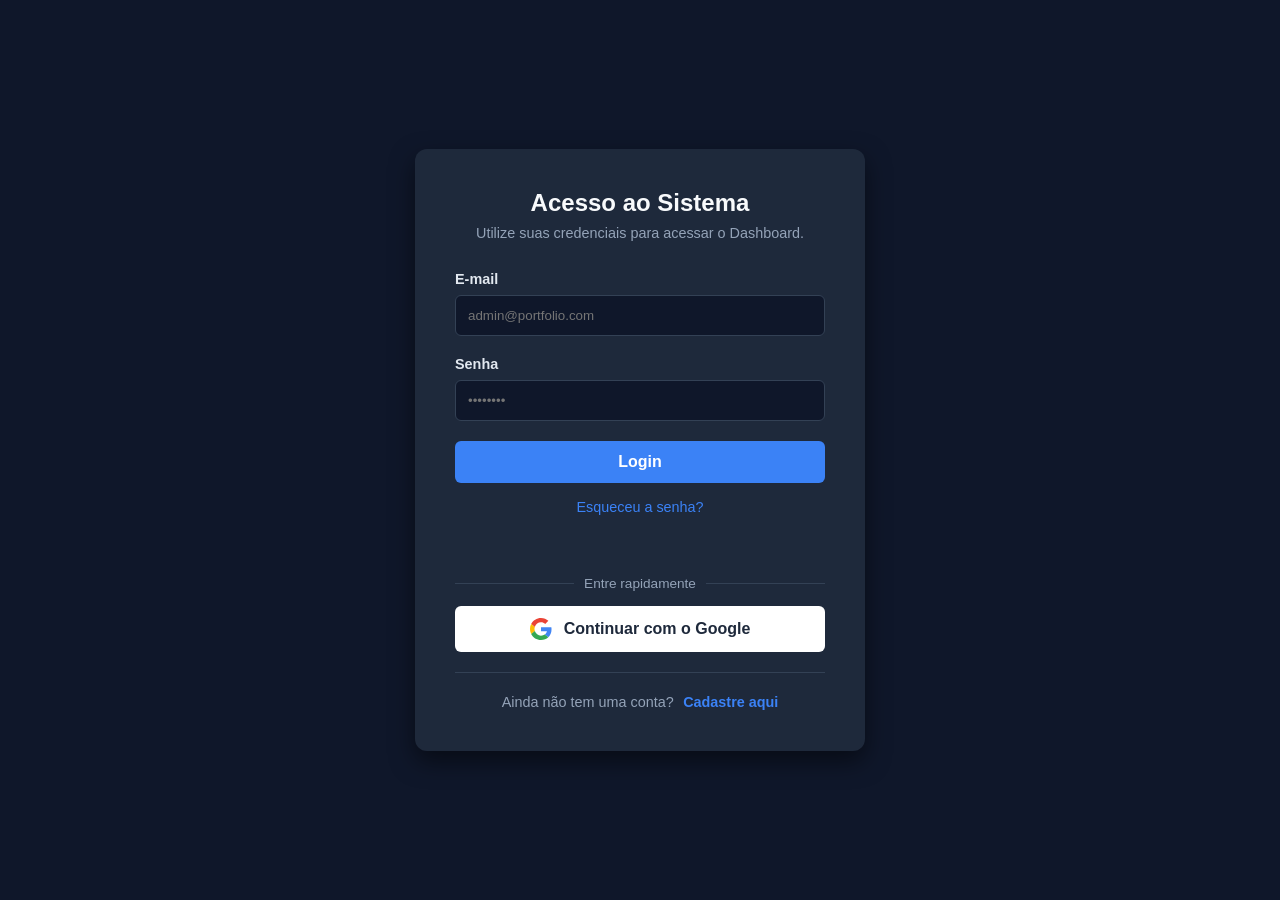
<file: src/main/resources/static/index.html>
<!DOCTYPE html>
<html lang="pt-BR">
<head>
    <meta charset="UTF-8">
    <meta name="viewport" content="width=device-width, initial-scale=1.0">
    <title>Login System</title>
    <link rel="icon" type="image/png" href="/favicon.png">
    <link rel="apple-touch-icon" href="/favicon.png">
    <link rel="stylesheet" href="style.css">
</head>
<body>
<div class="login-container">
    <div class="login-header">
        <h2>Acesso ao Sistema</h2>
        <p>Utilize suas credenciais para acessar o Dashboard.</p>
    </div>

    <form id="loginForm">
        <div class="input-group">
            <label for="email">E-mail</label>
            <input type="email" id="email" required placeholder="admin@portfolio.com">
        </div>

        <div class="input-group">
            <label for="password">Senha</label>
            <input type="password" id="password" required placeholder="••••••••">
        </div>

        <button type="submit" id="submitBtn">Login</button>

        <div style="text-align: center; margin-top: 15px;">
            <a href="forgot-password.html" style="color: #3b82f6; text-decoration: none; font-size: 0.9rem;">Esqueceu a senha?</a>
        </div>
    </form>

    <p id="message" class="message"></p>

    <div class="divider">
        <span>Entre rapidamente</span>
    </div>

    <a href="/oauth2/authorization/google" class="btn-google">
        <svg viewBox="0 0 48 48">
            <path fill="#EA4335" d="M24 9.5c3.54 0 6.71 1.22 9.21 3.6l6.85-6.85C35.9 2.38 30.47 0 24 0 14.62 0 6.51 5.38 2.56 13.22l7.98 6.19C12.43 13.72 17.74 9.5 24 9.5z"/>
            <path fill="#4285F4" d="M46.98 24.55c0-1.57-.15-3.09-.38-4.55H24v9.02h12.94c-.58 2.96-2.26 5.48-4.78 7.18l7.73 6c4.51-4.18 7.09-10.36 7.09-17.65z"/>
            <path fill="#FBBC05" d="M10.53 28.59c-.48-1.45-.76-2.99-.76-4.59s.27-3.14.76-4.59l-7.98-6.19C.92 16.46 0 20.12 0 24c0 3.88.92 7.54 2.56 10.78l7.97-6.19z"/>
            <path fill="#34A853" d="M24 48c6.48 0 11.93-2.13 15.89-5.81l-7.73-6c-2.15 1.45-4.92 2.3-8.16 2.3-6.26 0-11.57-4.22-13.47-9.91l-7.98 6.19C6.51 42.62 14.62 48 24 48z"/>
            <path fill="none" d="M0 0h48v48H0z"/>
        </svg>
        Continuar com o Google
    </a>

    <div style="text-align: center; margin-top: 20px; padding-top: 20px; border-top: 1px solid #334155;">
        <span style="color: #94a3b8; font-size: 0.9rem;">Ainda não tem uma conta?</span>
        <a href="register.html" style="color: #3b82f6; text-decoration: none; font-size: 0.9rem; font-weight: bold; margin-left: 5px;">Cadastre aqui</a>
    </div>
</div>

<script src="app.js"></script>
</body>
</html>
</file>
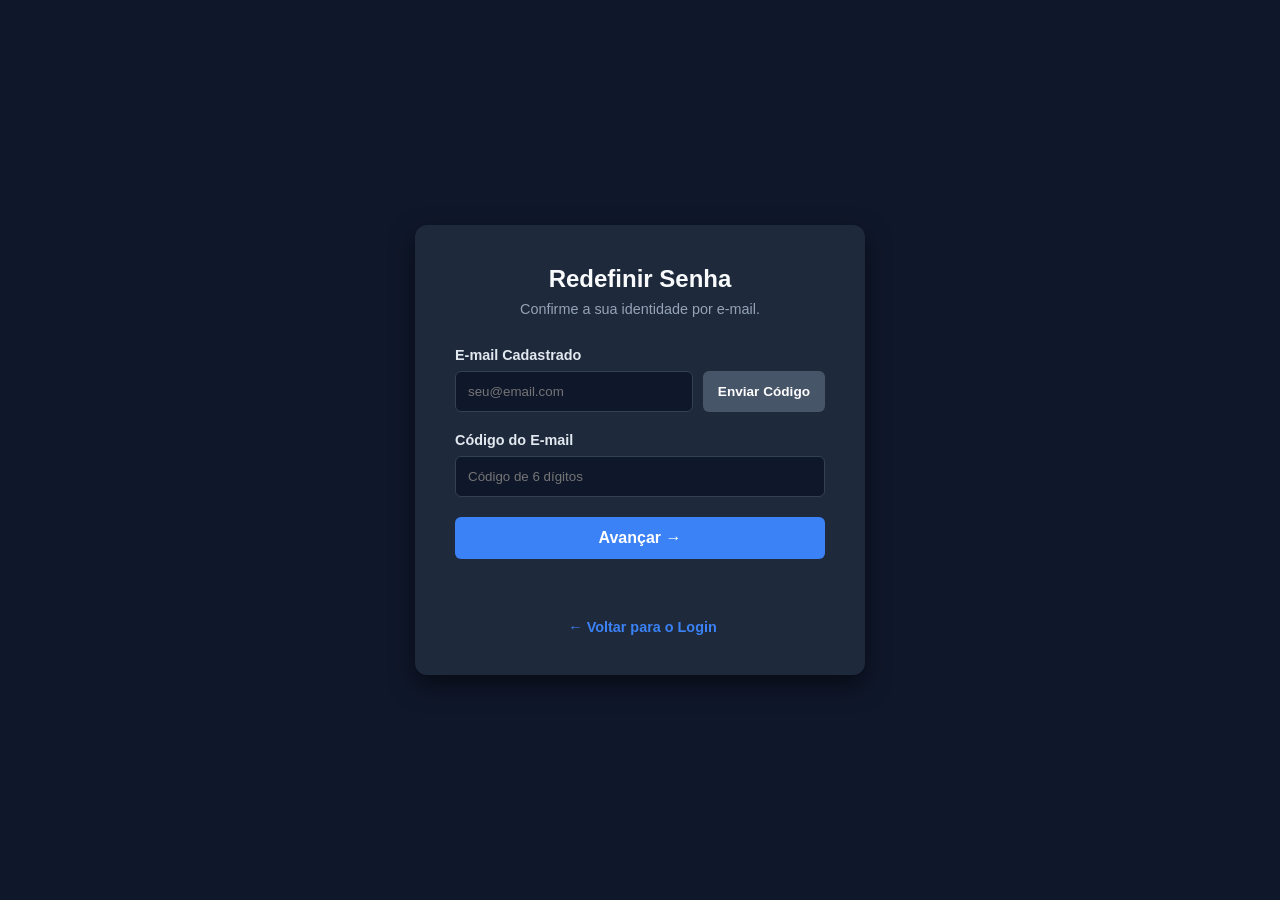
<file: src/main/resources/static/forgot-password.html>
<!DOCTYPE html>
<html lang="pt-BR">
<head>
  <meta charset="UTF-8">
  <meta name="viewport" content="width=device-width, initial-scale=1.0">
  <title>Redefinir Senha | Login System</title>
  <link rel="icon" type="image/png" href="/favicon.png">
  <link rel="apple-touch-icon" href="/favicon.png">
  <link rel="stylesheet" href="style.css">
  <style>
    .hidden { display: none !important; }
    .step-indicator { font-size: 0.8rem; color: #3b82f6; font-weight: bold; margin-bottom: 5px; text-transform: uppercase; letter-spacing: 1px;}
  </style>
</head>
<body>
<div class="login-container">

  <div id="step-1">
    <div class="login-header">
      <h2>Redefinir Senha</h2>
      <p>Confirme a sua identidade por e-mail.</p>
    </div>

    <form id="step1Form">
      <div class="input-group">
        <label for="email">E-mail Cadastrado</label>
        <div class="email-row">
          <input type="email" id="email" required placeholder="seu@email.com">
          <button type="button" id="sendCodeBtn" class="btn-secondary">Enviar Código</button>
        </div>
      </div>

      <div class="input-group">
        <label for="resetCode">Código do E-mail</label>
        <input type="text" id="resetCode" required placeholder="Código de 6 dígitos" maxlength="6">
      </div>

      <button type="submit" id="btnNextStep1">Avançar →</button>
    </form>

    <p id="msgStep1" class="message"></p>

    <div class="footer-link">
      <a href="index.html">← Voltar para o Login</a>
    </div>
  </div>

  <div id="step-2" class="hidden">
    <div class="login-header">
      <h2>Proteção 2FA Ativa</h2>
      <p>A sua conta tem uma camada extra de segurança.</p>
    </div>

    <form id="step2Form">
      <div class="input-group">
        <label for="totpCode">Código do Google Authenticator</label>
        <input type="text" id="totpCode" required placeholder="000 000" maxlength="6" style="text-align: center; font-size: 1.5rem; letter-spacing: 5px;">
      </div>

      <button type="submit" id="btnNextStep2">Verificar e Avançar →</button>
      <button type="button" id="btnBackTo1" class="btn-secondary" style="width: 100%; margin-top: 10px; background-color: transparent; border: 1px solid #334155;">← Voltar</button>
    </form>

    <p id="msgStep2" class="message"></p>
  </div>

  <div id="step-3" class="hidden">
    <div class="login-header">
      <h2>Criar Nova Senha</h2>
      <p>Defina uma nova senha segura para a sua conta.</p>
    </div>

    <form id="step3Form">
      <div class="input-group">
        <label for="newPassword">Nova Senha</label>
        <input type="password" id="newPassword" required placeholder="••••••••">
      </div>

      <div class="input-group">
        <label for="confirmPassword">Repetir Nova Senha</label>
        <input type="password" id="confirmPassword" required placeholder="••••••••">
      </div>

      <button type="submit" id="btnComplete">Concluir Alteração</button>
      <button type="button" id="btnBackToPrevious" class="btn-secondary" style="width: 100%; margin-top: 10px; background-color: transparent; border: 1px solid #334155;">← Voltar</button>
    </form>

    <p id="msgStep3" class="message"></p>
  </div>

</div>

<script src="forgot-password.js"></script>
</body>
</html>
</file>
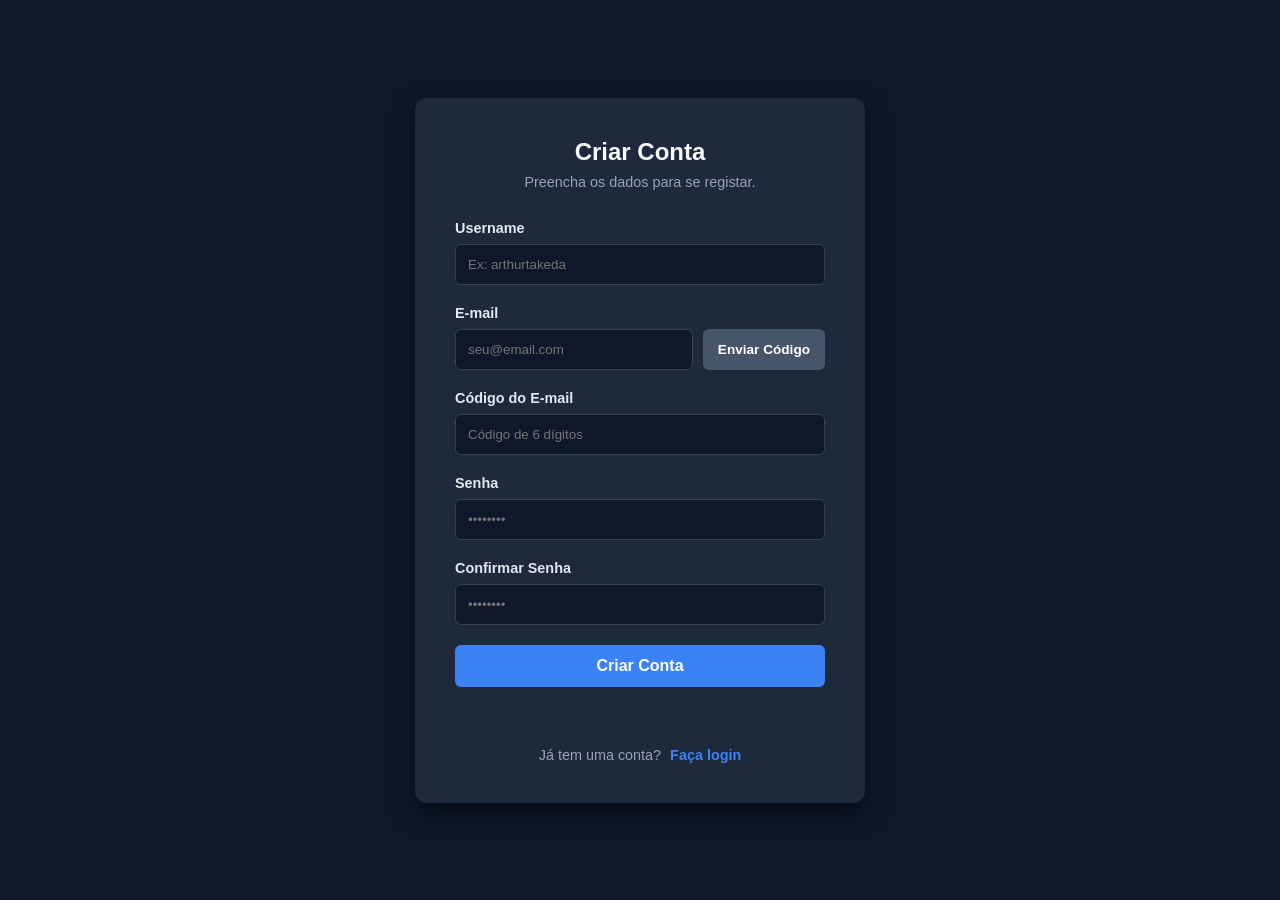
<file: src/main/resources/static/register.html>
<!DOCTYPE html>
<html lang="pt-BR">
<head>
    <meta charset="UTF-8">
    <meta name="viewport" content="width=device-width, initial-scale=1.0">
    <title>Criar Conta | Login System</title>
    <link rel="icon" type="image/png" href="/favicon.png">
    <link rel="apple-touch-icon" href="/favicon.png">
    <link rel="stylesheet" href="style.css">
</head>
<body>
<div class="login-container">
    <div class="login-header">
        <h2>Criar Conta</h2>
        <p>Preencha os dados para se registar.</p>
    </div>

    <form id="registerForm">
        <div class="input-group">
            <label for="username">Username</label>
            <input type="text" id="username" required placeholder="Ex: arthurtakeda">
        </div>

        <div class="input-group">
            <label for="email">E-mail</label>
            <div class="email-row">
                <input type="email" id="email" required placeholder="seu@email.com">
                <button type="button" id="sendCodeBtn" class="btn-secondary">Enviar Código</button>
            </div>
        </div>

        <div class="input-group">
            <label for="emailCode">Código do E-mail</label>
            <input type="text" id="emailCode" required placeholder="Código de 6 dígitos" maxlength="6">
        </div>

        <div class="input-group">
            <label for="password">Senha</label>
            <input type="password" id="password" required placeholder="••••••••">
        </div>

        <div class="input-group">
            <label for="confirmPassword">Confirmar Senha</label>
            <input type="password" id="confirmPassword" required placeholder="••••••••">
        </div>

        <button type="submit" id="submitBtn">Criar Conta</button>
    </form>

    <p id="message" class="message"></p>

    <div class="footer-link">
        <span style="color: #94a3b8;">Já tem uma conta?</span>
        <a href="index.html">Faça login</a>
    </div>
</div>

<script src="register.js"></script>
</body>
</html>
</file>
<file: src/main/resources/static/style.css>
* {
    margin: 0;
    padding: 0;
    box-sizing: border-box;
    font-family: 'Segoe UI', Tahoma, Geneva, Verdana, sans-serif;
}

body {
    background-color: #0f172a;
    display: flex;
    justify-content: center;
    align-items: center;
    min-height: 100vh;
    color: #e2e8f0;
    padding: 20px;
}

.login-container {
    background-color: #1e293b;
    padding: 40px;
    border-radius: 12px;
    box-shadow: 0 10px 25px rgba(0, 0, 0, 0.5);
    width: 100%;
    max-width: 450px;
}

.login-header {
    text-align: center;
    margin-bottom: 30px;
}

.login-header h2 {
    color: #f8fafc;
    margin-bottom: 8px;
}

.login-header p {
    color: #94a3b8;
    font-size: 0.9rem;
}

.input-group {
    margin-bottom: 20px;
}

.input-group label {
    display: block;
    margin-bottom: 8px;
    font-size: 0.9rem;
    font-weight: 600;
}

.input-group input {
    width: 100%;
    padding: 12px;
    border-radius: 6px;
    border: 1px solid #334155;
    background-color: #0f172a;
    color: #f8fafc;
    outline: none;
    transition: all 0.2s ease;
}

.input-group input:focus {
    border-color: #3b82f6;
    box-shadow: 0 0 0 2px rgba(59, 130, 246, 0.2);
}

.email-row {
    display: flex;
    gap: 10px;
}

.email-row input {
    flex: 1;
}

button {
    width: 100%;
    padding: 12px;
    background-color: #3b82f6;
    color: white;
    border: none;
    border-radius: 6px;
    font-size: 1rem;
    font-weight: bold;
    cursor: pointer;
    transition: background-color 0.2s;
}

button:hover:not(:disabled) {
    background-color: #2563eb;
}

button:disabled {
    background-color: #475569;
    cursor: not-allowed;
    opacity: 0.7;
}

.btn-secondary {
    width: auto;
    padding: 0 15px;
    font-size: 0.85rem;
    background-color: #475569;
    white-space: nowrap;
}

.btn-secondary:hover:not(:disabled) {
    background-color: #64748b;
}

.message {
    text-align: center;
    margin-top: 15px;
    font-size: 0.9rem;
    min-height: 20px;
    font-weight: 500;
}

.success { color: #22c55e; }
.error { color: #ef4444; }

.footer-link {
    text-align: center;
    margin-top: 25px;
    font-size: 0.9rem;
}

.footer-link a {
    color: #3b82f6;
    text-decoration: none;
    font-weight: bold;
    margin-left: 5px;
}

.footer-link a:hover {
    text-decoration: underline;
}

.divider {
    display: flex;
    align-items: center;
    text-align: center;
    margin: 25px 0 15px 0;
}

.divider::before, .divider::after {
    content: '';
    flex: 1;
    border-bottom: 1px solid #334155;
}

.divider span {
    padding: 0 10px;
    color: #94a3b8;
    font-size: 0.85rem;
    font-weight: 500;
}

.btn-google {
    display: flex;
    align-items: center;
    justify-content: center;
    width: 100%;
    padding: 12px;
    background-color: #ffffff;
    color: #1e293b;
    border: none;
    border-radius: 6px;
    font-size: 1rem;
    font-weight: 600;
    cursor: pointer;
    text-decoration: none;
    transition: background-color 0.2s, transform 0.1s;
    margin-bottom: 5px;
}

.btn-google:hover {
    background-color: #f1f5f9;
}

.btn-google:active {
    transform: scale(0.98);
}

.btn-google svg {
    width: 22px;
    height: 22px;
    margin-right: 12px;
}
</file>
